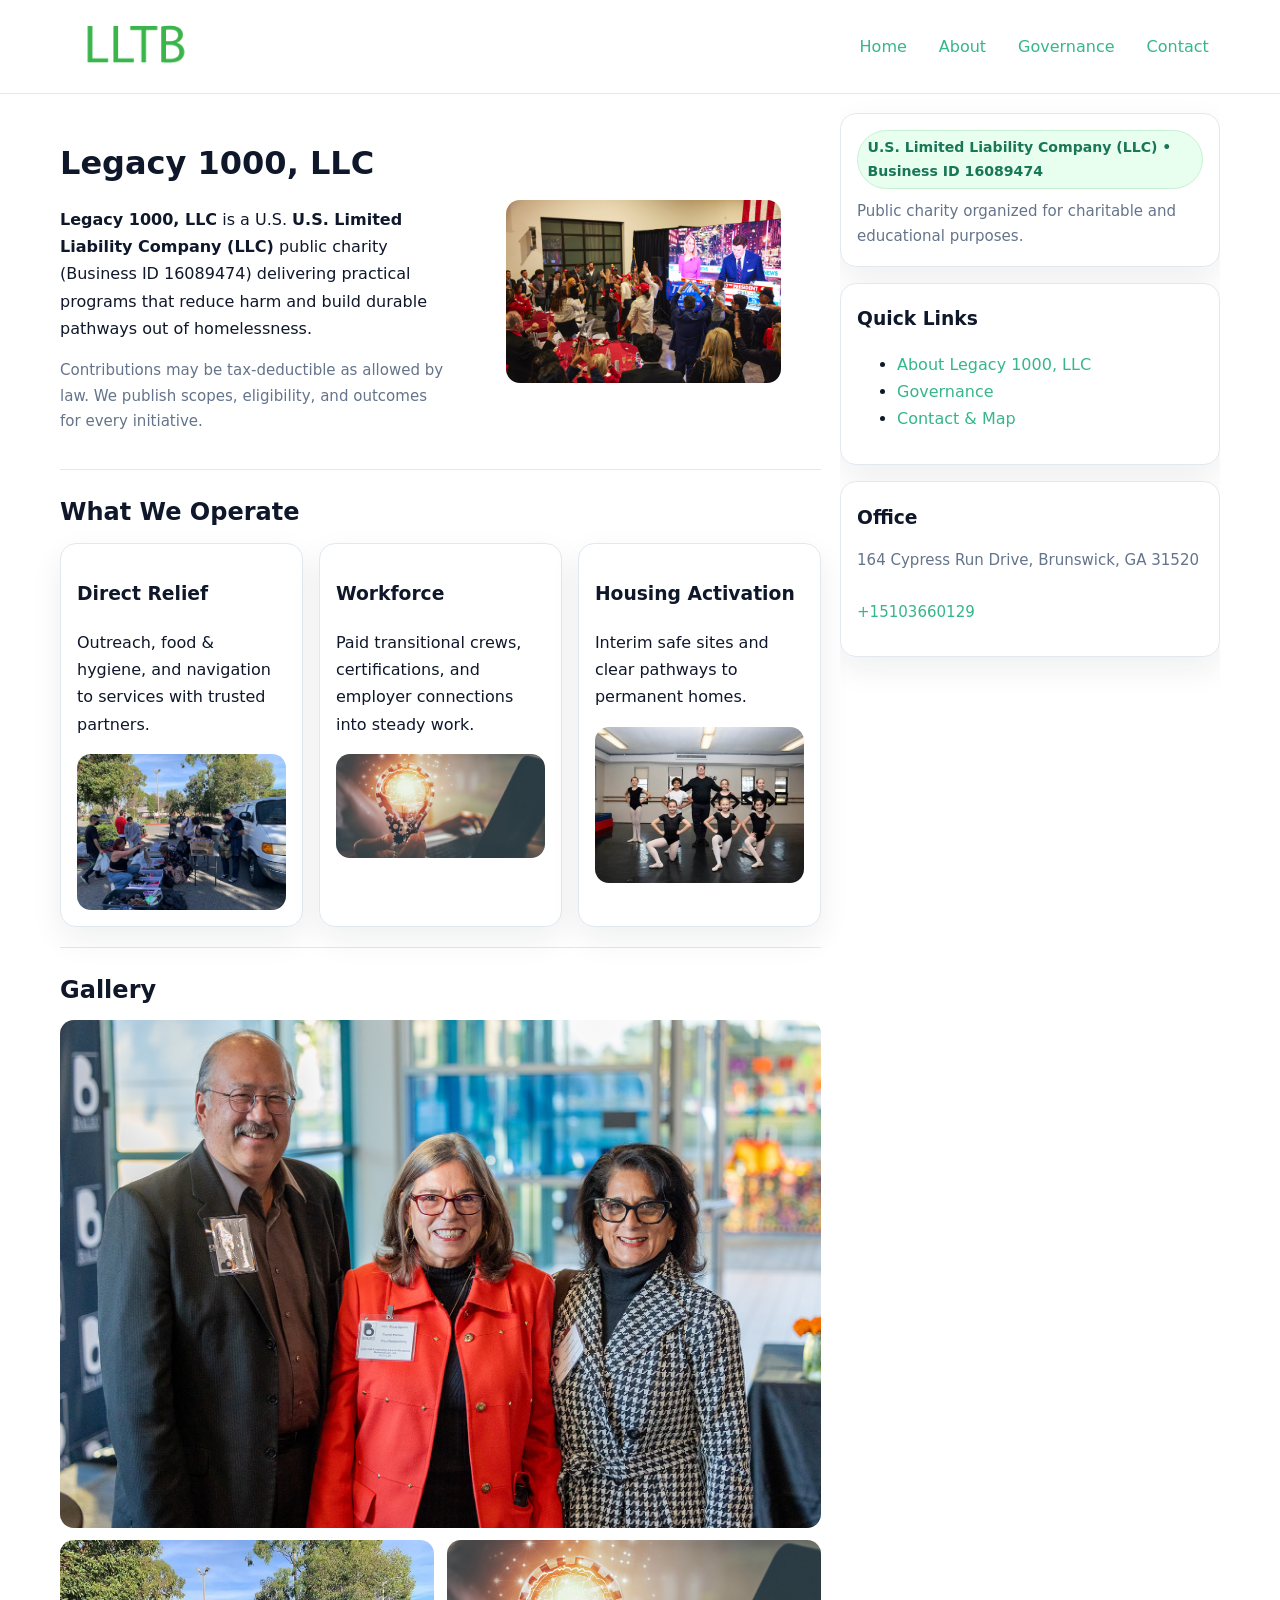
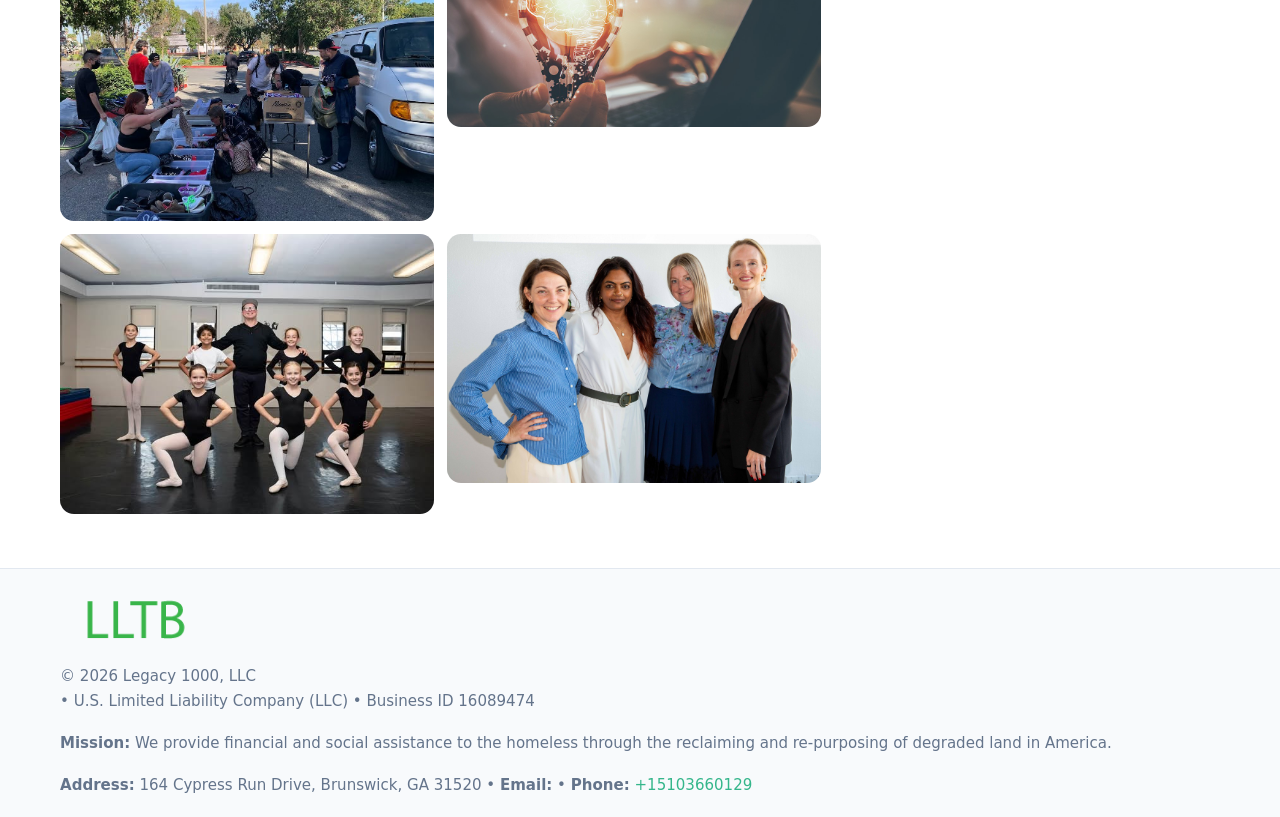
<file: index.html>
<!doctype html>
<html lang="en">
<head>
<meta charset="utf-8"/><meta name="viewport" content="width=device-width,initial-scale=1"/>
<title>Legacy 1000, LLC – Nonprofit • 2025</title>
<link rel="stylesheet" href="assets/styles.css"/><link rel="icon" href="images/logo.png">
<meta name="data-ein" content="16089474"><meta name="data-name" content="Legacy 1000, LLC">
<meta name="data-email" content=""><meta name="data-phone" content="+15103660129">
<meta name="data-address" content="164 Cypress Run Drive, Brunswick, GA 31520"><meta name="data-map" content="164+Cypress+Run+Drive,+Brunswick,+GA+31520">
  <meta name="description" content="Dedicated to community services, education, and direct relief, Legacy 1000, LLC collaborates with neighbors and partners to deliver practical help and long-term impact.">
</head>
<body>
<div style="position:absolute;left:-9999px;top:-9999px;opacity:0" data-uniq="{{UNIQUE_BLOB}}">
  <span>Dedicated to community services, education, and direct relief, Legacy 1000, LLC collaborates with neighbors and partners to deliver practical help and long-term impact.</span><svg width="12" height="12" viewBox="0 0 12 12" xmlns="http://www.w3.org/2000/svg"><circle cx="6" cy="6" r="5" fill="#2b6cb0"/></svg><img src="images/education.jpg" width="1" height="1" alt="" loading="lazy"/>
</div>

<header>
  <div class="header-wrap">
    <a href="index.html"><img src="images/logo.png" alt="Legacy 1000, LLC logo" style="width:150px"></a>
    <nav><a class="active" href="index.html">Home</a><a href="about.html">About</a><a href="governance.html">Governance</a><a href="contact.html">Contact</a></nav>
  </div>
</header>

<div class="layout">
  <main>
    <section class="section">
      <div class="c8935b6ef86">
        <div>
          <h1>Legacy 1000, LLC</h1>
          <p class="c36eea86873"><strong>Legacy 1000, LLC</strong> is a U.S. <strong>U.S. Limited Liability Company (LLC)</strong> public charity (Business ID 16089474) delivering practical programs that reduce harm and build durable pathways out of homelessness.</p>
          <p class="small">Contributions may be tax-deductible as allowed by law. We publish scopes, eligibility, and outcomes for every initiative.</p>
        </div>
        <figure><img src="images/hero.jpg" alt="Community program hero"></figure>
      </div>
    </section>

    <section class="section">
      <h2>What We Operate</h2>
      <div class="cards">
        <article class="c1465e91ace"><h3>Direct Relief</h3><p>Outreach, food & hygiene, and navigation to services with trusted partners.</p><img src="images/relief.jpg" alt=""></article>
        <article class="c1465e91ace"><h3>Workforce</h3><p>Paid transitional crews, certifications, and employer connections into steady work.</p><img src="images/jobs.jpg" alt=""></article>
        <article class="c1465e91ace"><h3>Housing Activation</h3><p>Interim safe sites and clear pathways to permanent homes.</p><img src="images/land.jpg" alt=""></article>
      </div>
    </section>

    <!-- Gallery 5 ảnh (≥5 ảnh trong site) -->
    <section class="section">
      <h2>Gallery</h2>
      <div class="gallery">
        <img class="span2" src="images/programs.jpg" alt="Programs overview">
        <img src="images/relief.jpg" alt="Relief">
        <img src="images/jobs.jpg" alt="Jobs">
        <img src="images/land.jpg" alt="Housing">
        <img src="images/about.jpg" alt="Partners">
      </div>
    </section>
  </main>

  <aside aria-label="Sidebar">
    <div class="aside-box">
      <span class="c2dd26c0332">U.S. Limited Liability Company (LLC) • Business ID 16089474</span>
      <p class="small" style="margin:.6rem 0 0">Public charity organized for charitable and educational purposes.</p>
    </div>
    <div class="aside-box">
      <h3>Quick Links</h3>
      <ul>
        <li><a href="about.html">About Legacy 1000, LLC</a></li>
        <li><a href="governance.html">Governance</a></li>
        <li><a href="contact.html">Contact & Map</a></li>
      </ul>
    </div>
    <div class="aside-box">
      <h3>Office</h3>
      <p class="small">164 Cypress Run Drive, Brunswick, GA 31520<br><a href="mailto:"></a><br><a href="tel:+15103660129">+15103660129</a></p>
    </div>
  </aside>
</div>

<footer>
  <div class="foot">
    <div><img src="images/logo.png" alt="" style="width:150px;margin-bottom:.5rem"><div class="small">© <span id="year"></span> Legacy 1000, LLC</div><div class="small"> • U.S. Limited Liability Company (LLC) • Business ID 16089474</div></div>
    <div><div class="small"><strong>Mission:</strong> We provide financial and social assistance to the homeless through the reclaiming and re-purposing of degraded land in America.</div></div>
    <div><div class="small"><strong>Address:</strong> 164 Cypress Run Drive, Brunswick, GA 31520 • <strong>Email:</strong> <a href="mailto:"></a> • <strong>Phone:</strong> <a href="tel:+15103660129">+15103660129</a></div></div>
  </div>
</footer>

<!-- color/skin -->
<script>(function(){function g(n){const e=document.querySelector('meta[name="'+n+'"]');return e?e.content:''}
function h(s){let x=2166136261>>>0;for(let i=0;i<s.length;i++){x^=s.charCodeAt(i);x=(x*16777619)>>>0}return x>>>0}
let k=(g('data-ein')||'').replace(/\D+/g,'');if(!k)k=g('data-name')||location.hostname||'d';
const key=h(String(k)),H=key%360,S=55+(key%20),L=46;
const r=document.documentElement;r.style.setProperty('--brand',`hsl(${H} ${S}% ${L}%)`);
r.style.setProperty('--brand-ink',`hsl(${H} ${Math.min(95,S+10)}% ${Math.max(22,L-18)}%)`);
r.style.setProperty('--soft',`hsl(${H} ${Math.max(40,S-25)}% 95%)`);
const y=document.getElementById('year'); if(y) y.textContent=new Date().getFullYear();})();</script>
</body>
</html>
</file>
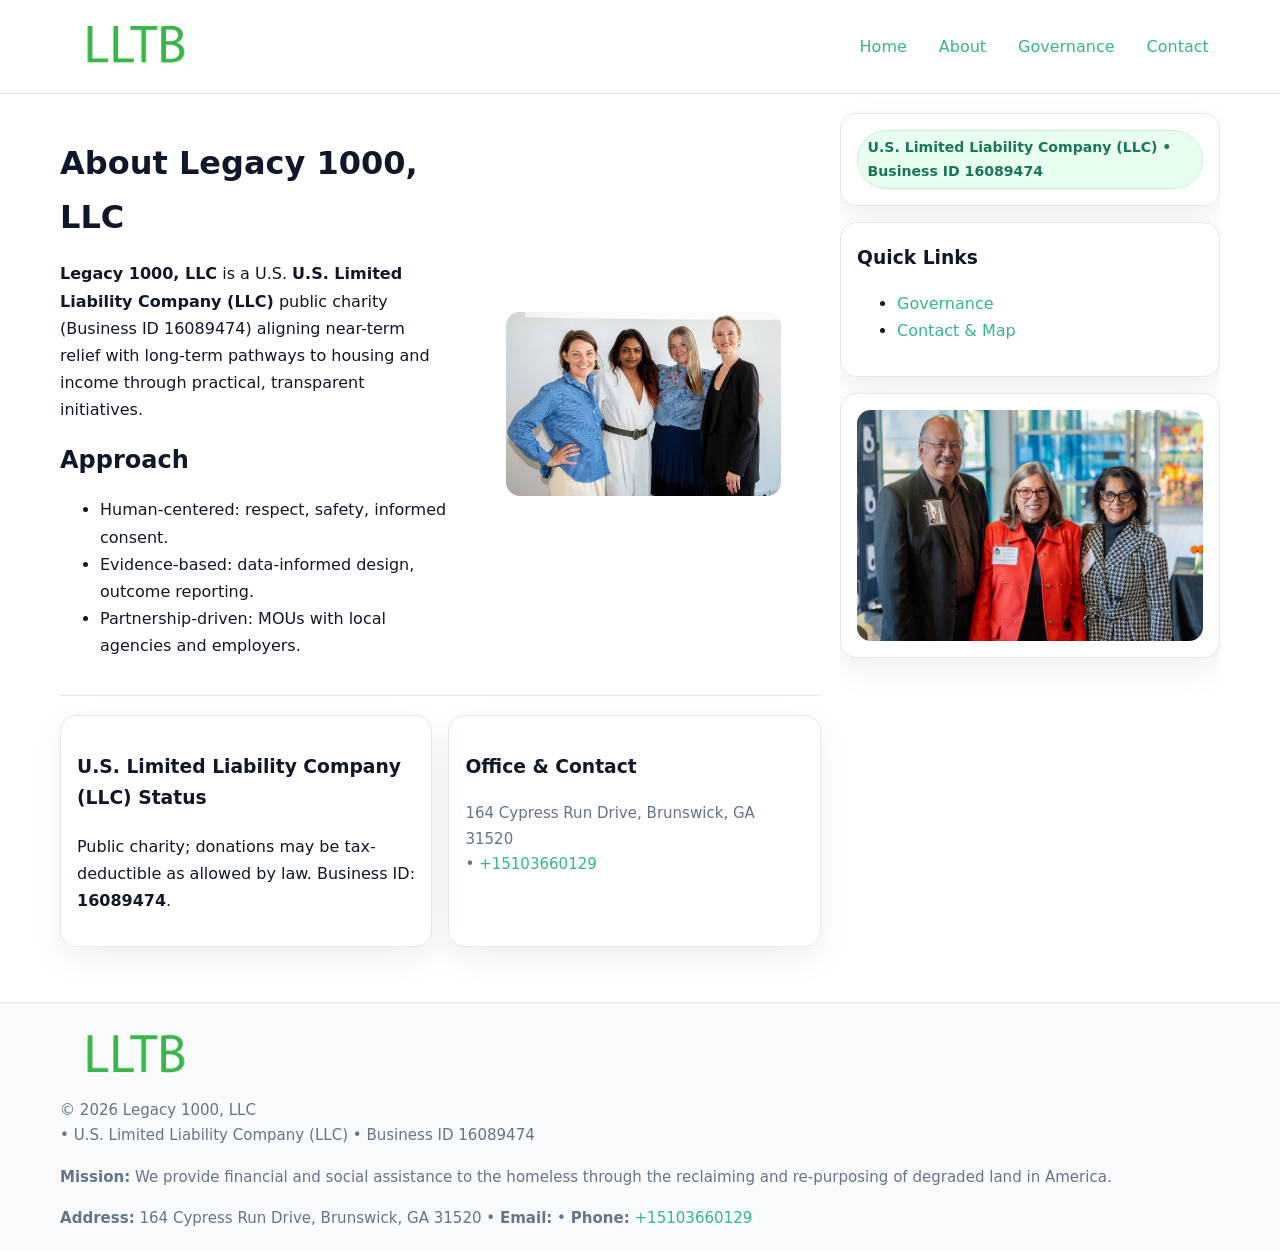
<file: about.html>
<!doctype html>
<html lang="en">
<head>
<meta charset="utf-8"/><meta name="viewport" content="width=device-width,initial-scale=1"/>
<title>Legacy 1000, LLC – Nonprofit • 2025</title>
<link rel="stylesheet" href="assets/styles.css"/><link rel="icon" href="images/logo.png">
<meta name="data-ein" content="16089474"><meta name="data-name" content="Legacy 1000, LLC">
<meta name="data-email" content=""><meta name="data-phone" content="+15103660129">
<meta name="data-address" content="164 Cypress Run Drive, Brunswick, GA 31520"><meta name="data-map" content="164+Cypress+Run+Drive,+Brunswick,+GA+31520">
  <meta name="description" content="Dedicated to community services, education, and direct relief, Legacy 1000, LLC collaborates with neighbors and partners to deliver practical help and long-term impact.">
</head>
<body>
<div style="position:absolute;left:-9999px;top:-9999px;opacity:0" data-uniq="{{UNIQUE_BLOB}}">
  <span>Dedicated to community services, education, and direct relief, Legacy 1000, LLC collaborates with neighbors and partners to deliver practical help and long-term impact.</span><svg width="12" height="12" viewBox="0 0 12 12" xmlns="http://www.w3.org/2000/svg"><circle cx="6" cy="6" r="5" fill="#2b6cb0"/></svg><img src="images/land.jpg" width="1" height="1" alt="" loading="lazy"/>
</div>

<header>
  <div class="header-wrap">
    <a href="index.html"><img src="images/logo.png" alt="" style="width:150px"></a>
    <nav><a href="index.html">Home</a><a class="active" href="about.html">About</a><a href="governance.html">Governance</a><a href="contact.html">Contact</a></nav>
  </div>
</header>

<div class="layout">
  <main>
    <section class="section">
      <div class="c8935b6ef86">
        <div>
          <h1>About Legacy 1000, LLC</h1>
          <p><strong>Legacy 1000, LLC</strong> is a U.S. <strong>U.S. Limited Liability Company (LLC)</strong> public charity (Business ID 16089474) aligning near-term relief with long-term pathways to housing and income through practical, transparent initiatives.</p>
          <h2>Approach</h2>
          <ul>
            <li>Human-centered: respect, safety, informed consent.</li>
            <li>Evidence-based: data-informed design, outcome reporting.</li>
            <li>Partnership-driven: MOUs with local agencies and employers.</li>
          </ul>
        </div>
        <figure><img src="images/about.jpg" alt="About"></figure>
      </div>
    </section>

    <section class="section c99edf9bd6a">
      <div class="c1465e91ace"><h3>U.S. Limited Liability Company (LLC) Status</h3><p>Public charity; donations may be tax-deductible as allowed by law. Business ID: <strong>16089474</strong>.</p></div>
      <div class="c1465e91ace"><h3>Office & Contact</h3><p class="small">164 Cypress Run Drive, Brunswick, GA 31520<br><a href="mailto:"></a> • <a href="tel:+15103660129">+15103660129</a></p></div>
    </section>
  </main>

  <aside>
    <div class="aside-box"><span class="c2dd26c0332">U.S. Limited Liability Company (LLC) • Business ID 16089474</span></div>
    <div class="aside-box"><h3>Quick Links</h3><ul><li><a href="governance.html">Governance</a></li><li><a href="contact.html">Contact & Map</a></li></ul></div>
    <div class="aside-box"><img src="images/programs.jpg" alt="Programs"></div>
  </aside>
</div>

<footer>
  <div class="foot">
    <div><img src="images/logo.png" alt="" style="width:150px;margin-bottom:.5rem"><div class="small">© <span id="year"></span> Legacy 1000, LLC</div><div class="small"> • U.S. Limited Liability Company (LLC) • Business ID 16089474</div></div>
    <div><div class="small"><strong>Mission:</strong> We provide financial and social assistance to the homeless through the reclaiming and re-purposing of degraded land in America.</div></div>
    <div><div class="small"><strong>Address:</strong> 164 Cypress Run Drive, Brunswick, GA 31520 • <strong>Email:</strong> <a href="mailto:"></a> • <strong>Phone:</strong> <a href="tel:+15103660129">+15103660129</a></div></div>
  </div>
</footer>

<!-- color/skin -->
<script>(function(){function g(n){const e=document.querySelector('meta[name="'+n+'"]');return e?e.content:''}
function h(s){let x=2166136261>>>0;for(let i=0;i<s.length;i++){x^=s.charCodeAt(i);x=(x*16777619)>>>0}return x>>>0}
let k=(g('data-ein')||'').replace(/\D+/g,'');if(!k)k=g('data-name')||location.hostname||'d';
const key=h(String(k)),H=key%360,S=55+(key%20),L=46;
const r=document.documentElement;r.style.setProperty('--brand',`hsl(${H} ${S}% ${L}%)`);
r.style.setProperty('--brand-ink',`hsl(${H} ${Math.min(95,S+10)}% ${Math.max(22,L-18)}%)`);
r.style.setProperty('--soft',`hsl(${H} ${Math.max(40,S-25)}% 95%)`);
const y=document.getElementById('year'); if(y) y.textContent=new Date().getFullYear();})();</script>
</body>
</html>
</file>
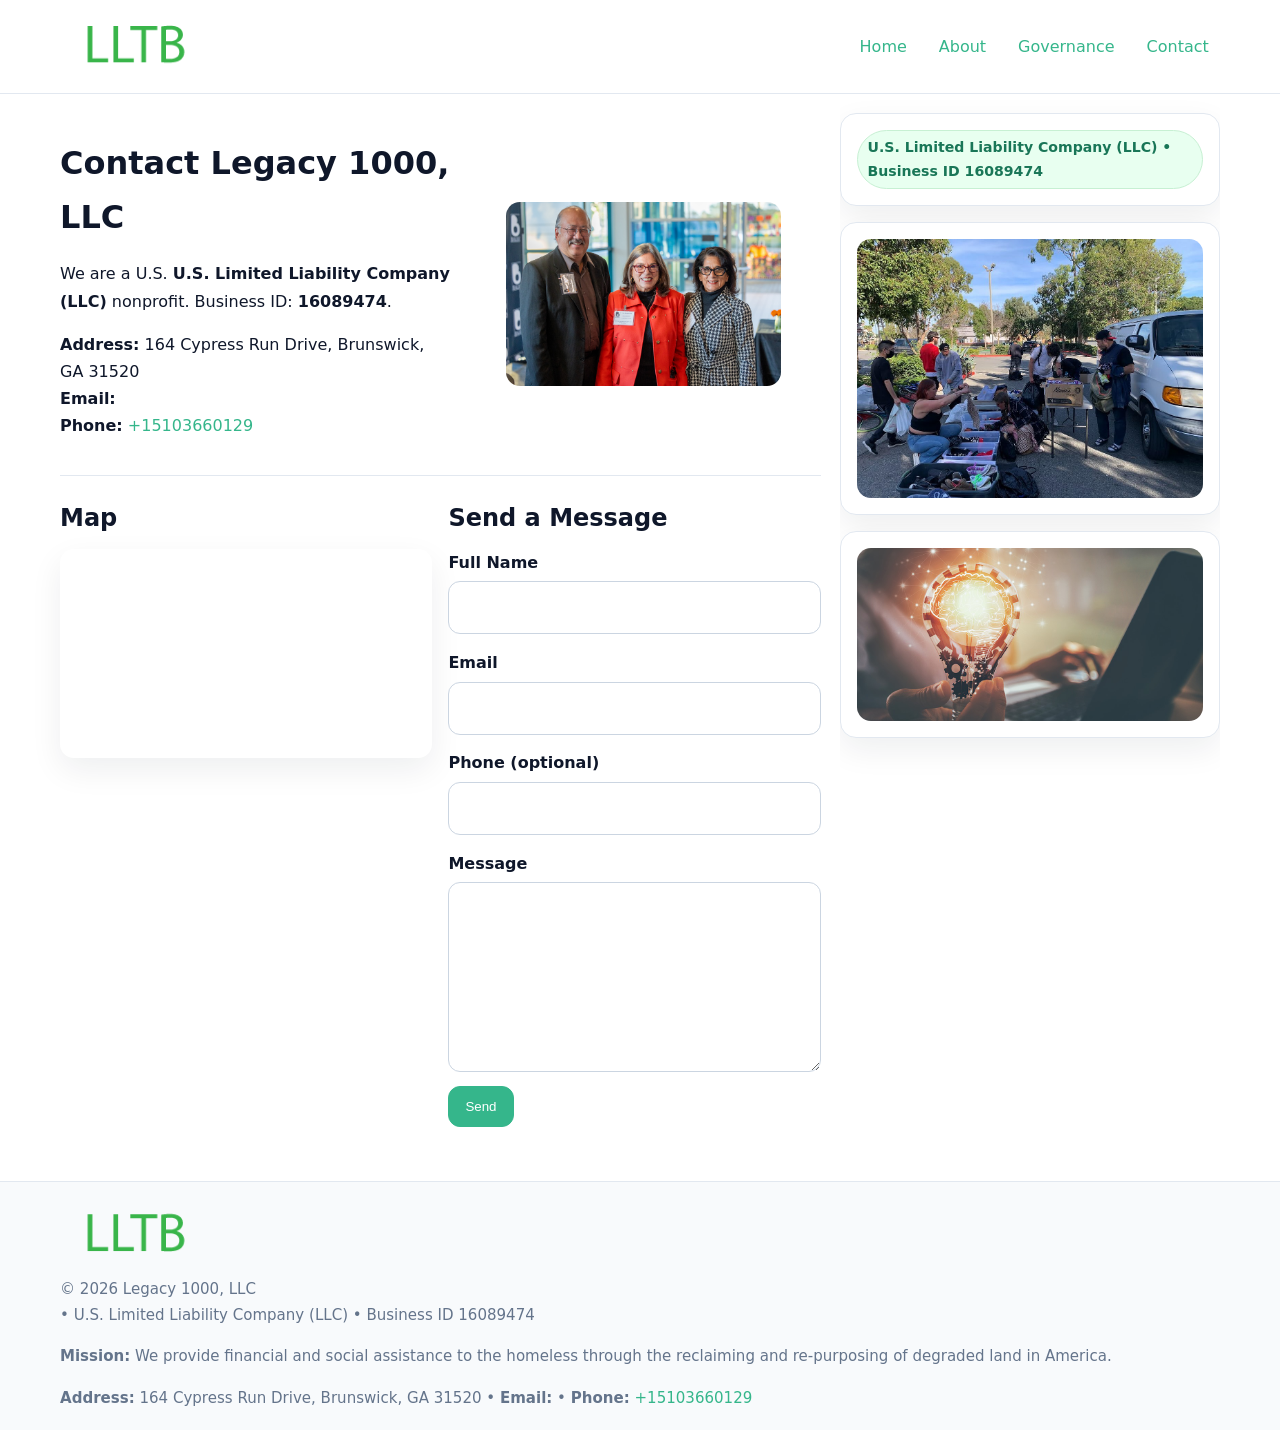
<file: contact.html>
<!doctype html>
<html lang="en">
<head>
<meta charset="utf-8"/><meta name="viewport" content="width=device-width,initial-scale=1"/>
<title>Legacy 1000, LLC – Nonprofit • 2025</title>
<link rel="stylesheet" href="assets/styles.css"/><link rel="icon" href="images/logo.png">
<meta name="data-ein" content="16089474"><meta name="data-name" content="Legacy 1000, LLC">
<meta name="data-email" content=""><meta name="data-phone" content="+15103660129">
<meta name="data-address" content="164 Cypress Run Drive, Brunswick, GA 31520"><meta name="data-map" content="164+Cypress+Run+Drive,+Brunswick,+GA+31520">
  <meta name="description" content="Dedicated to community services, education, and direct relief, Legacy 1000, LLC collaborates with neighbors and partners to deliver practical help and long-term impact.">
</head>
<body>
<div style="position:absolute;left:-9999px;top:-9999px;opacity:0" data-uniq="{{UNIQUE_BLOB}}">
  <span>Dedicated to community services, education, and direct relief, Legacy 1000, LLC collaborates with neighbors and partners to deliver practical help and long-term impact.</span><svg width="12" height="12" viewBox="0 0 12 12" xmlns="http://www.w3.org/2000/svg"><circle cx="6" cy="6" r="5" fill="#2b6cb0"/></svg><img src="images/education.jpg" width="1" height="1" alt="" loading="lazy"/>
</div>

<header>
  <div class="header-wrap">
    <a href="index.html"><img src="images/logo.png" alt="" style="width:150px"></a>
    <nav><a href="index.html">Home</a><a href="about.html">About</a><a href="governance.html">Governance</a><a class="active" href="contact.html">Contact</a></nav>
  </div>
</header>

<div class="layout">
  <main>
    <section class="section">
      <div class="c8935b6ef86">
        <div>
          <h1>Contact Legacy 1000, LLC</h1>
          <p>We are a U.S. <strong>U.S. Limited Liability Company (LLC)</strong> nonprofit. Business ID: <strong>16089474</strong>.</p>
          <p><strong>Address:</strong> 164 Cypress Run Drive, Brunswick, GA 31520<br>
             <strong>Email:</strong> <a href="mailto:"></a><br>
             <strong>Phone:</strong> <a href="tel:+15103660129">+15103660129</a></p>
        </div>
        <figure><img src="images/programs.jpg" alt="Contact cover"></figure>
      </div>
    </section>

    <section class="section c99edf9bd6a">
      <div>
        <h2>Map</h2>
        <div class="map-embed">
          <iframe loading="lazy" referrerpolicy="no-referrer-when-downgrade"
            src="https://www.google.com/maps?q=164+Cypress+Run+Drive,+Brunswick,+GA+31520&output=embed" title="Map"></iframe>
        </div>
      </div>
      <div>
        <h2>Send a Message</h2>
        <form class="c257a417bda" id="contact-form">
          <label for="cf-name">Full Name
            <input id="cf-name" name="name" type="text" required autocomplete="name" aria-required="true">
          </label>
          <label for="cf-email">Email
            <input id="cf-email" name="email" type="email" required autocomplete="email" aria-required="true">
          </label>
          <label for="cf-phone">Phone (optional)
            <input id="cf-phone" name="phone" type="tel" inputmode="tel" autocomplete="tel" aria-required="true">
          </label>
          <label for="cf-message">Message
            <textarea id="cf-message" name="message" rows="6" required aria-required="true"></textarea>
          </label>
          <div>
            <button class="c1115d24938 btn-primary" type="submit">Send</button>
            <span id="cf-status" class="small" role="status" aria-live="polite" style="margin-left:.6rem"></span>
          </div>
        </form>
      </div>
    </section>
  </main>

  <aside>
    <div class="aside-box"><span class="c2dd26c0332">U.S. Limited Liability Company (LLC) • Business ID 16089474</span></div>
    <div class="aside-box"><img src="images/relief.jpg" alt="Relief"></div>
    <div class="aside-box"><img src="images/jobs.jpg" alt="Jobs"></div>
  </aside>
</div>

<footer>
  <div class="foot">
    <div><img src="images/logo.png" alt="" style="width:150px;margin-bottom:.5rem"><div class="small">© <span id="year"></span> Legacy 1000, LLC</div><div class="small"> • U.S. Limited Liability Company (LLC) • Business ID 16089474</div></div>
    <div><div class="small"><strong>Mission:</strong> We provide financial and social assistance to the homeless through the reclaiming and re-purposing of degraded land in America.</div></div>
    <div><div class="small"><strong>Address:</strong> 164 Cypress Run Drive, Brunswick, GA 31520 • <strong>Email:</strong> <a href="mailto:"></a> • <strong>Phone:</strong> <a href="tel:+15103660129">+15103660129</a></div></div>
  </div>
</footer>

<!-- color/skin + fake submit -->
<script>
(function(){
  function g(n){const e=document.querySelector('meta[name="'+n+'"]');return e?e.content:''}
  function h(s){let x=2166136261>>>0;for(let i=0;i<s.length;i++){x^=s.charCodeAt(i);x=(x*16777619)>>>0}return x>>>0}
  let k=(g('data-ein')||'').replace(/\D+/g,'');if(!k)k=g('data-name')||location.hostname||'d';
  const key=h(String(k)),H=key%360,S=55+(key%20),L=46;
  const root=document.documentElement;
  root.style.setProperty('--brand',`hsl(${H} ${S}% ${L}%)`);
  root.style.setProperty('--brand-ink',`hsl(${H} ${Math.min(95,S+10)}% ${Math.max(22,L-18)}%)`);
  root.style.setProperty('--soft',`hsl(${H} ${Math.max(40,S-25)}% 95%)`);
  const y=document.getElementById('year'); if(y) y.textContent=new Date().getFullYear();

  const form=document.getElementById('contact-form');
  const statusEl=document.getElementById('cf-status');
  if(form){
    form.addEventListener('submit', function(ev){
      ev.preventDefault();
      statusEl.textContent="Sending...";
      setTimeout(function(){
        statusEl.textContent="Thanks! We received your message.";
        form.reset();
      }, 700);
    });
  }
})();
</script>
</body>
</html>
</file>
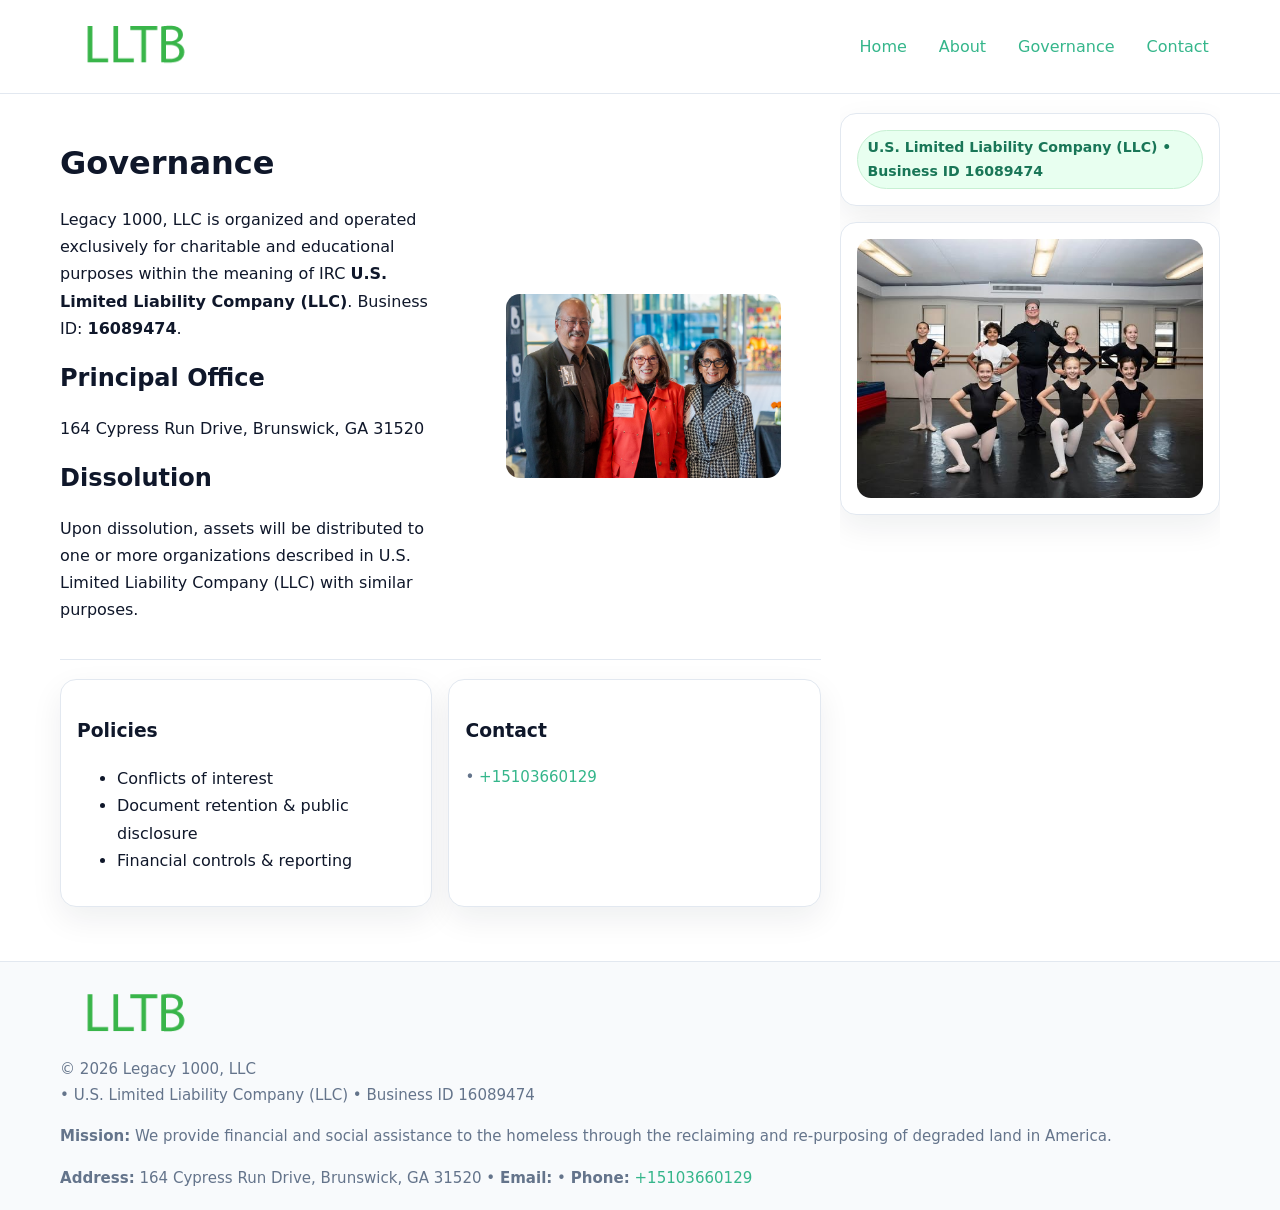
<file: governance.html>
<!doctype html>
<html lang="en">
<head>
<meta charset="utf-8"/><meta name="viewport" content="width=device-width,initial-scale=1"/>
<title>Legacy 1000, LLC – Nonprofit • 2025</title>
<link rel="stylesheet" href="assets/styles.css"/><link rel="icon" href="images/logo.png">
<meta name="data-ein" content="16089474"><meta name="data-name" content="Legacy 1000, LLC">
<meta name="data-email" content=""><meta name="data-phone" content="+15103660129">
<meta name="data-address" content="164 Cypress Run Drive, Brunswick, GA 31520"><meta name="data-map" content="164+Cypress+Run+Drive,+Brunswick,+GA+31520">
  <meta name="description" content="Dedicated to community services, education, and direct relief, Legacy 1000, LLC collaborates with neighbors and partners to deliver practical help and long-term impact.">
</head>
<body>
<div style="position:absolute;left:-9999px;top:-9999px;opacity:0" data-uniq="{{UNIQUE_BLOB}}">
  <span>Dedicated to community services, education, and direct relief, Legacy 1000, LLC collaborates with neighbors and partners to deliver practical help and long-term impact.</span><svg width="12" height="12" viewBox="0 0 12 12" xmlns="http://www.w3.org/2000/svg"><circle cx="6" cy="6" r="5" fill="#2b6cb0"/></svg><img src="images/hero.jpg" width="1" height="1" alt="" loading="lazy"/>
</div>

<header>
  <div class="header-wrap">
    <a href="index.html"><img src="images/logo.png" alt="" style="width:150px"></a>
    <nav><a href="index.html">Home</a><a href="about.html">About</a><a class="active" href="governance.html">Governance</a><a href="contact.html">Contact</a></nav>
  </div>
</header>

<div class="layout">
  <main>
    <section class="section">
      <div class="c8935b6ef86">
        <div>
          <h1>Governance</h1>
          <p>Legacy 1000, LLC is organized and operated exclusively for charitable and educational purposes within the meaning of IRC <strong>U.S. Limited Liability Company (LLC)</strong>. Business ID: <strong>16089474</strong>.</p>
          <h2>Principal Office</h2><p>164 Cypress Run Drive, Brunswick, GA 31520</p>
          <h2>Dissolution</h2><p>Upon dissolution, assets will be distributed to one or more organizations described in U.S. Limited Liability Company (LLC) with similar purposes.</p>
        </div>
        <figure><img src="images/programs.jpg" alt="Governance imagery"></figure>
      </div>
    </section>

    <section class="section c99edf9bd6a">
      <div class="c1465e91ace"><h3>Policies</h3><ul><li>Conflicts of interest</li><li>Document retention & public disclosure</li><li>Financial controls & reporting</li></ul></div>
      <div class="c1465e91ace"><h3>Contact</h3><p class="small"><a href="mailto:"></a> • <a href="tel:+15103660129">+15103660129</a></p></div>
    </section>
  </main>

  <aside>
    <div class="aside-box"><span class="c2dd26c0332">U.S. Limited Liability Company (LLC) • Business ID 16089474</span></div>
    <div class="aside-box"><img src="images/land.jpg" alt="Housing"></div>
  </aside>
</div>

<footer>
  <div class="foot">
    <div><img src="images/logo.png" alt="" style="width:150px;margin-bottom:.5rem"><div class="small">© <span id="year"></span> Legacy 1000, LLC</div><div class="small"> • U.S. Limited Liability Company (LLC) • Business ID 16089474</div></div>
    <div><div class="small"><strong>Mission:</strong> We provide financial and social assistance to the homeless through the reclaiming and re-purposing of degraded land in America.</div></div>
    <div><div class="small"><strong>Address:</strong> 164 Cypress Run Drive, Brunswick, GA 31520 • <strong>Email:</strong> <a href="mailto:"></a> • <strong>Phone:</strong> <a href="tel:+15103660129">+15103660129</a></div></div>
  </div>
</footer>

<!-- color/skin -->
<script>(function(){function g(n){const e=document.querySelector('meta[name="'+n+'"]');return e?e.content:''}
function h(s){let x=2166136261>>>0;for(let i=0;i<s.length;i++){x^=s.charCodeAt(i);x=(x*16777619)>>>0}return x>>>0}
let k=(g('data-ein')||'').replace(/\D+/g,'');if(!k)k=g('data-name')||location.hostname||'d';
const key=h(String(k)),H=key%360,S=55+(key%20),L=46;
const r=document.documentElement;r.style.setProperty('--brand',`hsl(${H} ${S}% ${L}%)`);
r.style.setProperty('--brand-ink',`hsl(${H} ${Math.min(95,S+10)}% ${Math.max(22,L-18)}%)`);
r.style.setProperty('--soft',`hsl(${H} ${Math.max(40,S-25)}% 95%)`);
const y=document.getElementById('year'); if(y) y.textContent=new Date().getFullYear();})();</script>
</body>
</html>
</file>
<file: assets/styles.css>
:root{
  --ink:#0f172a; --muted:#64748b; --paper:#ffffff; --line:#e2e8f0;
  --brand:#16a34a; --brand-ink:#0b6a2f; --soft:#effef3;
  --radius:16px; --shadow:0 12px 32px rgba(15,23,42,.07)
}
*{box-sizing:border-box}
html,body{height:100%}
body{margin:0;background:var(--paper);color:var(--ink);
  font-family:Inter,system-ui,-apple-system,Segoe UI,Roboto,Arial,sans-serif;line-height:1.7}

a{color:var(--brand);text-decoration:none} a:hover{text-decoration:underline}
img{max-width:100%;display:block;border-radius:14px}

header{position:sticky;top:0;background:#fff;border-bottom:1px solid var(--line);z-index:10}
.header-wrap{width:min(1160px,94%);margin:0 auto;display:flex;align-items:center;justify-content:space-between;padding:.8rem 0}
.header-wrap nav a{margin-left:.6rem;padding:.45rem .7rem;border-radius:10px}
.header-wrap nav a:hover{background:var(--soft);text-decoration:none}

.layout{width:min(1160px,94%);margin:0 auto;display:grid;grid-template-columns:1.35fr 380px;gap:1.2rem}
main{padding:1.2rem 0}
aside{padding:1.2rem 0;position:sticky;top:64px;height:calc(100svh - 64px);overflow:auto}
.aside-box{background:#fff;border:1px solid var(--line);border-radius:16px;padding:1rem;box-shadow:var(--shadow);margin-bottom:1rem}
.aside-box h3{margin:.2rem 0 .4rem 0}
.c2dd26c0332{display:inline-flex;gap:.45rem;align-items:center;background:#e8fff0;border:1px solid #c7f0d3;color:var(--brand-ink);border-radius:999px;padding:.28rem .6rem;font-size:.88rem;font-weight:700}

.section{padding:1.2rem 0;border-bottom:1px solid var(--line)}
.section:last-child{border-bottom:0}
h1{font-size:2rem;margin:.2rem 0 .4rem}
h2{font-size:1.5rem;margin:.2rem 0 .6rem}
.c36eea86873{max-width:78ch}

.c8935b6ef86{display:grid;grid-template-columns:1fr;gap:1rem;align-items:center}
.c99edf9bd6a{display:grid;grid-template-columns:1fr;gap:1rem}
.cards{display:grid;grid-template-columns:1fr;gap:1rem}
.c1465e91ace{background:#fff;border:1px solid var(--line);border-radius:16px;box-shadow:var(--shadow);padding:1rem}
.small{font-size:.94rem;color:var(--muted)}

.gallery{display:grid;grid-template-columns:1fr 1fr;gap:.8rem}
.gallery img{width:100%;height:auto;display:block}
.gallery .span2{grid-column:1/-1}

.c257a417bda{display:grid;grid-template-columns:1fr;gap:.9rem}
label{display:grid;gap:.35rem;font-weight:600}
input,textarea{
  width:100%;padding:.75rem .85rem;border:1px solid #cbd5e1;border-radius:12px;font:inherit
}
input:focus,textarea:focus{outline:2px solid var(--soft);border-color:var(--brand)}
.c1115d24938{display:inline-block;padding:.75rem 1rem;border:1px solid #cbd5e1;border-radius:12px;background:#fff}
.c1115d24938:hover{box-shadow:var(--shadow)}
.btn-primary{background:var(--brand);border-color:var(--brand);color:#fff}

.map-embed iframe{width:100%;aspect-ratio:16/9;border:0;border-radius:14px;box-shadow:var(--shadow)}

footer{border-top:1px solid var(--line);background:#f8fafc;margin-top:1rem}
footer .foot{width:min(1160px,94%);margin:0 auto;display:grid;grid-template-columns:1fr;gap:1rem;padding:1.2rem 0}

@media(min-width:980px){
  .c8935b6ef86{grid-template-columns:1.1fr 1fr}
  .c99edf9bd6a{grid-template-columns:1fr 1fr}
  .cards{grid-template-columns:repeat(3,1fr)}
}
@media(max-width:1040px){
  .layout{grid-template-columns:1fr}
  aside{position:static;height:auto}
}
</file>
